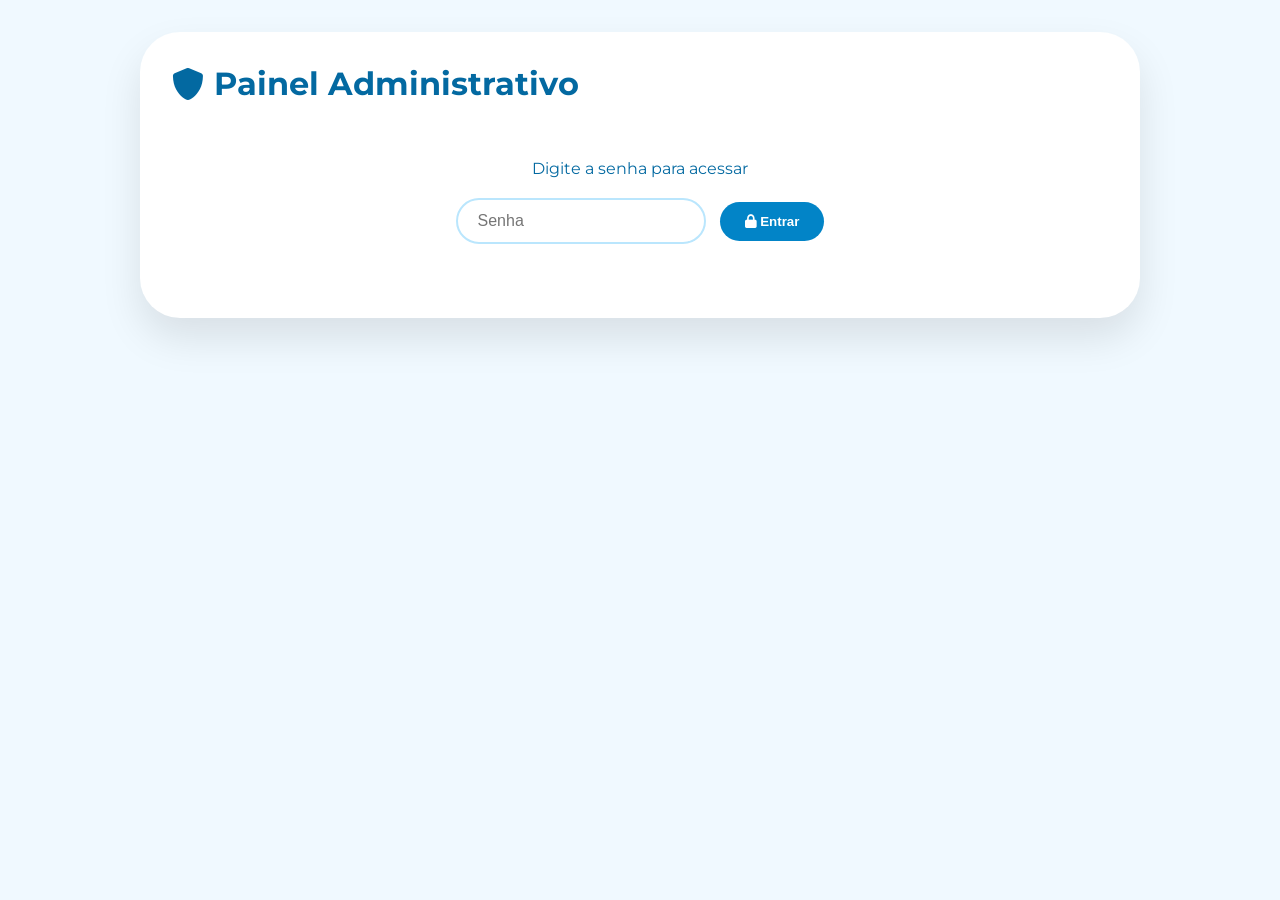
<file: KAROLLAYNY BEATRIZ/admin.html>
<!DOCTYPE html>
<html lang="pt-BR">
<head>
  <meta charset="UTF-8">
  <meta name="viewport" content="width=device-width, initial-scale=1.0">
  <title>Painel Administrativo · Dra. Karollayny</title>
  <link href="https://fonts.googleapis.com/css2?family=Montserrat:wght@300;400;500;600&family=Cormorant+Garamond:wght@400;500;600&display=swap" rel="stylesheet">
  <link rel="stylesheet" href="https://cdnjs.cloudflare.com/ajax/libs/font-awesome/6.0.0-beta3/css/all.min.css">
  <style>
    * { margin: 0; padding: 0; box-sizing: border-box; }
    body {
      background: #f0f9ff;
      font-family: 'Montserrat', sans-serif;
      padding: 2rem;
      min-height: 100vh;
    }
    .container {
      max-width: 1000px;
      margin: 0 auto;
      background: white;
      border-radius: 40px;
      padding: 2rem;
      box-shadow: 0 20px 40px rgba(0,0,0,0.1);
    }
    h1 {
      color: #0369a1;
      margin-bottom: 1.5rem;
      display: flex;
      align-items: center;
      gap: 10px;
    }
    .login-box {
      text-align: center;
      padding: 2rem;
    }
    .login-box input {
      padding: 12px 20px;
      font-size: 1rem;
      border: 2px solid #bae6fd;
      border-radius: 40px;
      width: 250px;
      margin-right: 10px;
    }
    .login-box button {
      padding: 12px 25px;
      background: #0284c7;
      color: white;
      border: none;
      border-radius: 40px;
      font-weight: bold;
      cursor: pointer;
    }
    .hidden { display: none !important; }
    .top-bar {
      display: flex;
      justify-content: space-between;
      align-items: center;
      margin-bottom: 25px;
      flex-wrap: wrap;
      gap: 15px;
    }
    .btn-sair {
      background: #94a3b8;
      color: white;
      border: none;
      padding: 8px 20px;
      border-radius: 30px;
      cursor: pointer;
      font-weight: 600;
    }
    .btn-atualizar {
      background: #0284c7;
      color: white;
      border: none;
      padding: 8px 20px;
      border-radius: 30px;
      cursor: pointer;
      font-weight: 600;
      margin-right: 10px;
    }
    .avaliacao-card {
      background: #f8fafc;
      border-radius: 20px;
      padding: 1.5rem;
      margin-bottom: 1.2rem;
      border-left: 6px solid #eab308;
      box-shadow: 0 4px 10px rgba(0,0,0,0.02);
    }
    .avaliacao-card.aprovado { border-left-color: #22c55e; opacity: 0.8; }
    .avaliacao-card.rejeitado { border-left-color: #ef4444; opacity: 0.6; }
    .avaliacao-header {
      display: flex;
      justify-content: space-between;
      align-items: center;
      flex-wrap: wrap;
      margin-bottom: 10px;
    }
    .avaliacao-header strong {
      color: #0369a1;
      font-size: 1.2rem;
    }
    .estrelas {
      color: #fbbf24;
      letter-spacing: 3px;
      font-size: 1.2rem;
    }
    .avaliacao-comentario {
      margin: 12px 0;
      color: #1e3a5f;
      line-height: 1.5;
      font-style: italic;
    }
    .avaliacao-info {
      display: flex;
      flex-wrap: wrap;
      gap: 20px;
      font-size: 0.85rem;
      color: #475569;
      margin-bottom: 15px;
    }
    .acoes {
      display: flex;
      gap: 10px;
    }
    .btn-aprovar {
      background: #22c55e;
      color: white;
      border: none;
      padding: 8px 18px;
      border-radius: 30px;
      cursor: pointer;
      font-weight: 600;
    }
    .btn-rejeitar {
      background: #ef4444;
      color: white;
      border: none;
      padding: 8px 18px;
      border-radius: 30px;
      cursor: pointer;
      font-weight: 600;
    }
    .status-badge {
      background: #eab308;
      color: white;
      padding: 3px 12px;
      border-radius: 20px;
      font-size: 0.75rem;
      font-weight: 600;
      text-transform: uppercase;
    }
    .status-badge.aprovado { background: #22c55e; }
    .status-badge.rejeitado { background: #ef4444; }
    .loading {
      text-align: center;
      padding: 2rem;
      color: #0284c7;
    }
    .msg-erro {
      color: #dc2626;
      margin-top: 10px;
    }
    .filtros {
      display: flex;
      gap: 10px;
      margin-bottom: 20px;
    }
    .filtro-btn {
      background: #e2e8f0;
      border: none;
      padding: 8px 18px;
      border-radius: 30px;
      cursor: pointer;
      font-weight: 500;
    }
    .filtro-btn.active {
      background: #0284c7;
      color: white;
    }
  </style>
</head>
<body>
  <div class="container">
    <h1><i class="fas fa-shield-alt"></i> Painel Administrativo</h1>

    <!-- Tela de Login -->
    <div id="loginSection" class="login-box">
      <p style="margin-bottom: 20px; color: #0369a1;">Digite a senha para acessar</p>
      <input type="password" id="senhaInput" placeholder="Senha">
      <button id="btnLogin"><i class="fas fa-lock"></i> Entrar</button>
      <div id="loginErro" class="msg-erro"></div>
    </div>

    <!-- Área Administrativa -->
    <div id="adminSection" class="hidden">
      <div class="top-bar">
        <div>
          <button id="btnAtualizar" class="btn-atualizar"><i class="fas fa-sync-alt"></i> Atualizar</button>
          <span id="totalAvaliacoes">0 avaliações</span>
        </div>
        <button id="btnSair" class="btn-sair"><i class="fas fa-sign-out-alt"></i> Sair</button>
      </div>

      <div class="filtros">
        <button class="filtro-btn active" data-filtro="todos">Todos</button>
        <button class="filtro-btn" data-filtro="PENDENTE">Pendentes</button>
        <button class="filtro-btn" data-filtro="APROVADO">Aprovados</button>
        <button class="filtro-btn" data-filtro="REJEITADO">Rejeitados</button>
      </div>

      <div id="listaAvaliacoes" class="loading">
        <i class="fas fa-spinner fa-spin"></i> Carregando avaliações...
      </div>
    </div>
  </div>

  <script>
    (function() {
      "use strict";

      // ========== CONFIGURAÇÃO ==========
      const JSONBIN_CONFIG = {
        binId: "69dfbb14aaba88219701b2df",        // Seu Bin ID
        accessKey: "$2a$10$ruJXREBGaC.Q2kws5uHE6OT1rYbPNULg1Sk7Pw6wm5X7ScI6IdThq", // Sua Access Key
        apiUrl: "https://api.jsonbin.io/v3/b"
      };
      
      const SENHA_ADMIN = "karollayny2024"; // Senha para acessar o painel

      // ========== ELEMENTOS ==========
      const loginSection = document.getElementById('loginSection');
      const adminSection = document.getElementById('adminSection');
      const senhaInput = document.getElementById('senhaInput');
      const btnLogin = document.getElementById('btnLogin');
      const loginErro = document.getElementById('loginErro');
      const btnSair = document.getElementById('btnSair');
      const btnAtualizar = document.getElementById('btnAtualizar');
      const listaEl = document.getElementById('listaAvaliacoes');
      const totalSpan = document.getElementById('totalAvaliacoes');
      const filtroBtns = document.querySelectorAll('.filtro-btn');

      let avaliacoesCache = [];
      let filtroAtual = 'todos';

      // ========== AUTENTICAÇÃO ==========
      if (sessionStorage.getItem('adminLogado') === 'true') {
        loginSection.classList.add('hidden');
        adminSection.classList.remove('hidden');
        carregarAvaliacoes();
      }

      btnLogin.addEventListener('click', () => {
        if (senhaInput.value === SENHA_ADMIN) {
          sessionStorage.setItem('adminLogado', 'true');
          loginSection.classList.add('hidden');
          adminSection.classList.remove('hidden');
          carregarAvaliacoes();
          loginErro.textContent = '';
        } else {
          loginErro.textContent = 'Senha incorreta!';
        }
      });

      senhaInput.addEventListener('keypress', (e) => {
        if (e.key === 'Enter') btnLogin.click();
      });

      btnSair.addEventListener('click', () => {
        sessionStorage.removeItem('adminLogado');
        adminSection.classList.add('hidden');
        loginSection.classList.remove('hidden');
        senhaInput.value = '';
        senhaInput.focus();
      });

      // ========== FILTROS ==========
      filtroBtns.forEach(btn => {
        btn.addEventListener('click', () => {
          filtroBtns.forEach(b => b.classList.remove('active'));
          btn.classList.add('active');
          filtroAtual = btn.dataset.filtro;
          renderizarLista();
        });
      });

      // ========== CARREGAR AVALIAÇÕES ==========
      async function carregarAvaliacoes() {
        listaEl.innerHTML = '<i class="fas fa-spinner fa-spin"></i> Carregando...';
        try {
          const response = await fetch(`${JSONBIN_CONFIG.apiUrl}/${JSONBIN_CONFIG.binId}/latest`, {
            headers: { 'X-Access-Key': JSONBIN_CONFIG.accessKey }
          });
          if (!response.ok) throw new Error(`Erro ${response.status}`);
          const data = await response.json();
          avaliacoesCache = data.record || [];
          renderizarLista();
        } catch (erro) {
          console.error(erro);
          listaEl.innerHTML = `<p class="msg-erro">Erro ao carregar: ${erro.message}</p>`;
        }
      }

      function renderizarLista() {
        let avaliacoesFiltradas = avaliacoesCache;
        if (filtroAtual !== 'todos') {
          avaliacoesFiltradas = avaliacoesCache.filter(a => a.status === filtroAtual);
        }
        
        // Ordenar por data (mais recentes primeiro)
        avaliacoesFiltradas.sort((a, b) => (b.timestamp || 0) - (a.timestamp || 0));
        
        totalSpan.textContent = `${avaliacoesFiltradas.length} avaliações`;
        
        if (avaliacoesFiltradas.length === 0) {
          listaEl.innerHTML = '<p style="text-align: center; padding: 2rem;">Nenhuma avaliação encontrada.</p>';
          return;
        }
        
        let html = '';
        avaliacoesFiltradas.forEach((av, index) => {
          const originalIndex = avaliacoesCache.findIndex(a => 
            a.timestamp === av.timestamp && a.nome === av.nome
          );
          const statusClass = av.status === 'APROVADO' ? 'aprovado' : 
                              av.status === 'REJEITADO' ? 'rejeitado' : '';
          const statusBadgeClass = av.status === 'APROVADO' ? 'aprovado' : 
                                    av.status === 'REJEITADO' ? 'rejeitado' : '';
          
          html += `
            <div class="avaliacao-card ${statusClass}" data-index="${originalIndex}">
              <div class="avaliacao-header">
                <div>
                  <strong>${escapeHtml(av.nome)}</strong>
                  <span class="status-badge ${statusBadgeClass}">${av.status || 'PENDENTE'}</span>
                </div>
                <div class="estrelas">${'★'.repeat(av.nota)}${'☆'.repeat(5 - av.nota)}</div>
              </div>
              <div class="avaliacao-comentario">"${escapeHtml(av.comentario)}"</div>
              <div class="avaliacao-info">
                <span><i class="far fa-calendar"></i> ${av.data || 'N/I'}</span>
                <span><i class="fas fa-info-circle"></i> Conheceu por: ${av.comoConheceu || 'N/I'}</span>
                <span><i class="fas fa-undo-alt"></i> Voltaria: ${av.voltaria || 'N/I'}</span>
                ${av.email ? `<span><i class="far fa-envelope"></i> ${escapeHtml(av.email)}</span>` : ''}
                ${av.telefone ? `<span><i class="fas fa-phone"></i> ${escapeHtml(av.telefone)}</span>` : ''}
              </div>
              ${av.status === 'PENDENTE' ? `
                <div class="acoes">
                  <button class="btn-aprovar" data-index="${originalIndex}"><i class="fas fa-check"></i> Aprovar</button>
                  <button class="btn-rejeitar" data-index="${originalIndex}"><i class="fas fa-times"></i> Rejeitar</button>
                </div>
              ` : ''}
            </div>
          `;
        });
        
        listaEl.innerHTML = html;
        
        // Adicionar eventos aos botões
        document.querySelectorAll('.btn-aprovar').forEach(btn => {
          btn.addEventListener('click', () => atualizarStatus(parseInt(btn.dataset.index), 'APROVADO'));
        });
        document.querySelectorAll('.btn-rejeitar').forEach(btn => {
          btn.addEventListener('click', () => atualizarStatus(parseInt(btn.dataset.index), 'REJEITADO'));
        });
      }

      function escapeHtml(text) {
        const div = document.createElement('div');
        div.textContent = text;
        return div.innerHTML;
      }

      async function atualizarStatus(index, novoStatus) {
        try {
          avaliacoesCache[index].status = novoStatus;
          
          const response = await fetch(`${JSONBIN_CONFIG.apiUrl}/${JSONBIN_CONFIG.binId}`, {
            method: 'PUT',
            headers: {
              'Content-Type': 'application/json',
              'X-Access-Key': JSONBIN_CONFIG.accessKey
            },
            body: JSON.stringify(avaliacoesCache)
          });
          
          if (!response.ok) throw new Error('Erro ao salvar');
          
          renderizarLista();
        } catch (erro) {
          alert('Erro ao atualizar status: ' + erro.message);
          await carregarAvaliacoes(); // Recarregar do servidor
        }
      }

      btnAtualizar.addEventListener('click', carregarAvaliacoes);
    })();
  </script>
</body>
</html>
</file>
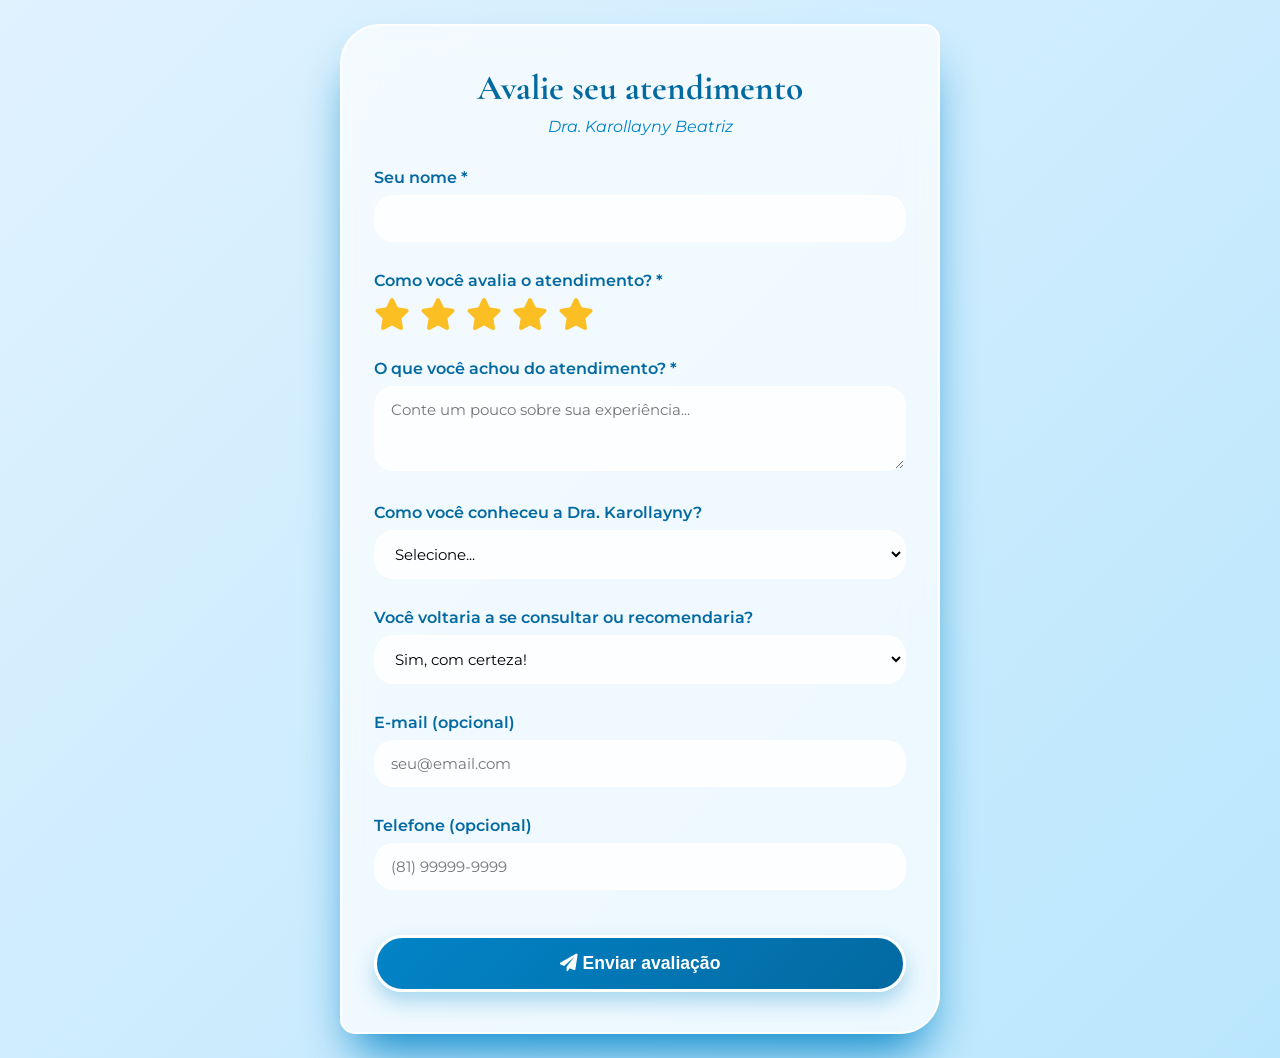
<file: KAROLLAYNY BEATRIZ/avaliacao.html>
<!DOCTYPE html>
<html lang="pt-BR">
<head>
  <meta charset="UTF-8">
  <meta name="viewport" content="width=device-width, initial-scale=1.0">
  <title>Avalie seu atendimento · Dra. Karollayny</title>
  <link href="https://fonts.googleapis.com/css2?family=Montserrat:wght@300;400;500;600&family=Cormorant+Garamond:wght@400;500;600&display=swap" rel="stylesheet">
  <link rel="stylesheet" href="https://cdnjs.cloudflare.com/ajax/libs/font-awesome/6.0.0-beta3/css/all.min.css">
  <style>
    * { margin: 0; padding: 0; box-sizing: border-box; }
    body {
      background: linear-gradient(135deg, #E0F2FE 0%, #BAE6FD 100%);
      font-family: 'Montserrat', sans-serif;
      min-height: 100vh;
      display: flex;
      align-items: center;
      justify-content: center;
      padding: 1.5rem;
    }
    .form-container {
      max-width: 600px;
      width: 100%;
      background: rgba(255,255,255,0.7);
      backdrop-filter: blur(16px);
      border-radius: 40px 15px 40px 15px;
      padding: 2.5rem 2rem;
      box-shadow: 0 30px 50px -15px #0284C7;
      border: 2px solid white;
    }
    h1 {
      font-family: 'Cormorant Garamond', serif;
      color: #0369a1;
      text-align: center;
      margin-bottom: 0.5rem;
      font-size: 2.2rem;
    }
    .subtitulo {
      text-align: center;
      color: #0284c7;
      margin-bottom: 2rem;
      font-style: italic;
    }
    .pergunta {
      margin-bottom: 1.8rem;
    }
    label {
      font-weight: 600;
      color: #0369a1;
      display: block;
      margin-bottom: 8px;
    }
    input, textarea, select {
      width: 100%;
      padding: 12px 15px;
      border: 2px solid rgba(255,255,255,0.8);
      border-radius: 20px;
      background: rgba(255,255,255,0.8);
      font-family: 'Montserrat', sans-serif;
      font-size: 0.95rem;
      transition: all 0.3s;
    }
    input:focus, textarea:focus, select:focus {
      outline: none;
      border-color: #0284C7;
      background: white;
      box-shadow: 0 0 0 3px rgba(2,132,199,0.1);
    }
    .estrelas-avaliacao {
      display: flex;
      gap: 10px;
      font-size: 2rem;
      color: #fbbf24;
      cursor: pointer;
    }
    .estrelas-avaliacao i {
      transition: transform 0.2s;
    }
    .estrelas-avaliacao i:hover { transform: scale(1.2); }
    .btn-enviar {
      background: linear-gradient(135deg, #0284C7, #0369a1);
      color: white;
      border: none;
      padding: 15px 30px;
      border-radius: 40px;
      font-weight: 700;
      font-size: 1.1rem;
      width: 100%;
      cursor: pointer;
      border: 3px solid white;
      box-shadow: 0 10px 20px rgba(2,132,199,0.3);
      transition: 0.3s;
      margin-top: 1rem;
    }
    .btn-enviar:hover {
      transform: translateY(-3px);
      box-shadow: 0 15px 30px rgba(2,132,199,0.4);
    }
    .msg-sucesso {
      background: #22c55e;
      color: white;
      padding: 15px;
      border-radius: 20px;
      text-align: center;
      margin-bottom: 20px;
      display: none;
    }
    .msg-erro {
      background: #ef4444;
      color: white;
      padding: 15px;
      border-radius: 20px;
      text-align: center;
      margin-bottom: 20px;
      display: none;
    }
  </style>
</head>
<body>
  <div class="form-container">
    <h1>Avalie seu atendimento</h1>
    <p class="subtitulo">Dra. Karollayny Beatriz</p>
    
    <div id="msgSucesso" class="msg-sucesso">
      <i class="fas fa-check-circle"></i> Avaliação enviada com sucesso! Obrigado!
    </div>
    <div id="msgErro" class="msg-erro">
      <i class="fas fa-exclamation-circle"></i> <span id="erroTexto">Erro ao enviar.</span>
    </div>

    <form id="formAvaliacao">
      <div class="pergunta">
        <label>Seu nome *</label>
        <input type="text" id="nome" required>
      </div>

      <div class="pergunta">
        <label>Como você avalia o atendimento? *</label>
        <div class="estrelas-avaliacao" id="estrelasNota">
          <i class="far fa-star" data-valor="1"></i>
          <i class="far fa-star" data-valor="2"></i>
          <i class="far fa-star" data-valor="3"></i>
          <i class="far fa-star" data-valor="4"></i>
          <i class="far fa-star" data-valor="5"></i>
        </div>
        <input type="hidden" id="nota" value="5">
      </div>

      <div class="pergunta">
        <label>O que você achou do atendimento? *</label>
        <textarea id="comentario" rows="3" required placeholder="Conte um pouco sobre sua experiência..."></textarea>
      </div>

      <div class="pergunta">
        <label>Como você conheceu a Dra. Karollayny?</label>
        <select id="comoConheceu">
          <option value="">Selecione...</option>
          <option value="Instagram">Instagram</option>
          <option value="Indicação">Indicação de amigo/familiar</option>
          <option value="UNINASSAU">UNINASSAU</option>
          <option value="Outro">Outro</option>
        </select>
      </div>

      <div class="pergunta">
        <label>Você voltaria a se consultar ou recomendaria?</label>
        <select id="voltaria">
          <option value="Sim">Sim, com certeza!</option>
          <option value="Talvez">Talvez</option>
          <option value="Nao">Não</option>
        </select>
      </div>

      <div class="pergunta">
        <label>E-mail (opcional)</label>
        <input type="email" id="email" placeholder="seu@email.com">
      </div>

      <div class="pergunta">
        <label>Telefone (opcional)</label>
        <input type="tel" id="telefone" placeholder="(81) 99999-9999">
      </div>

      <button type="submit" class="btn-enviar">
        <i class="fas fa-paper-plane"></i> Enviar avaliação
      </button>
    </form>
  </div>

  <script>
    // ========== CONFIGURAÇÃO JSONBIN (SEUS DADOS) ==========
    const JSONBIN_CONFIG = {
      binId: "69dfbb14aaba88219701b2df",
      accessKey: "$2a$10$ruJXREBGaC.Q2kws5uHE6OT1rYbPNULg1Sk7Pw6wm5X7ScI6IdThq",
      apiUrl: "https://api.jsonbin.io/v3/b"
    };

    // ========== ESTRELAS INTERATIVAS ==========
    const stars = document.querySelectorAll('#estrelasNota i');
    const notaInput = document.getElementById('nota');
    
    function atualizarEstrelas(valor) {
      stars.forEach((s, i) => {
        s.className = i < valor ? 'fas fa-star' : 'far fa-star';
      });
      notaInput.value = valor;
    }
    
    stars.forEach((star, index) => {
      star.addEventListener('click', () => atualizarEstrelas(index + 1));
      star.addEventListener('mouseenter', () => {
        stars.forEach((s, i) => s.className = i <= index ? 'fas fa-star' : 'far fa-star');
      });
    });
    document.getElementById('estrelasNota').addEventListener('mouseleave', () => {
      atualizarEstrelas(parseInt(notaInput.value));
    });
    atualizarEstrelas(5);

    // ========== ENVIAR AVALIAÇÃO ==========
    const form = document.getElementById('formAvaliacao');
    const msgSucesso = document.getElementById('msgSucesso');
    const msgErro = document.getElementById('msgErro');
    const erroTexto = document.getElementById('erroTexto');

    form.addEventListener('submit', async (e) => {
      e.preventDefault();
      
      const btn = form.querySelector('button');
      const originalText = btn.innerHTML;
      btn.innerHTML = '<i class="fas fa-spinner fa-spin"></i> Enviando...';
      btn.disabled = true;
      msgSucesso.style.display = 'none';
      msgErro.style.display = 'none';
      
      try {
        // 1. Buscar avaliações atuais
        const getResp = await fetch(`${JSONBIN_CONFIG.apiUrl}/${JSONBIN_CONFIG.binId}/latest`, {
          headers: { 'X-Access-Key': JSONBIN_CONFIG.accessKey }
        });
        
        if (!getResp.ok) {
          throw new Error(`Erro ao buscar dados (${getResp.status})`);
        }
        
        const currentData = await getResp.json();
        const avaliacoes = currentData.record || [];
        
        // 2. Criar nova avaliação
        const avaliacao = {
          nome: document.getElementById('nome').value.trim(),
          nota: parseInt(notaInput.value),
          comentario: document.getElementById('comentario').value.trim(),
          comoConheceu: document.getElementById('comoConheceu').value,
          voltaria: document.getElementById('voltaria').value,
          email: document.getElementById('email').value.trim(),
          telefone: document.getElementById('telefone').value.trim(),
          status: 'PENDENTE',
          data: new Date().toLocaleDateString('pt-BR'),
          timestamp: Date.now()
        };
        
        // 3. Adicionar ao array e salvar
        avaliacoes.push(avaliacao);
        
        const putResp = await fetch(`${JSONBIN_CONFIG.apiUrl}/${JSONBIN_CONFIG.binId}`, {
          method: 'PUT',
          headers: {
            'Content-Type': 'application/json',
            'X-Access-Key': JSONBIN_CONFIG.accessKey
          },
          body: JSON.stringify(avaliacoes)
        });
        
        if (!putResp.ok) {
          throw new Error(`Erro ao salvar (${putResp.status})`);
        }
        
        // 4. Sucesso!
        msgSucesso.style.display = 'block';
        form.reset();
        atualizarEstrelas(5);
        
        setTimeout(() => {
          msgSucesso.style.display = 'none';
        }, 5000);
        
      } catch (erro) {
        console.error('Erro detalhado:', erro);
        erroTexto.textContent = erro.message || 'Erro desconhecido. Tente novamente.';
        msgErro.style.display = 'block';
      } finally {
        btn.innerHTML = originalText;
        btn.disabled = false;
      }
    });
  </script>
</body>
</html>
</file>
